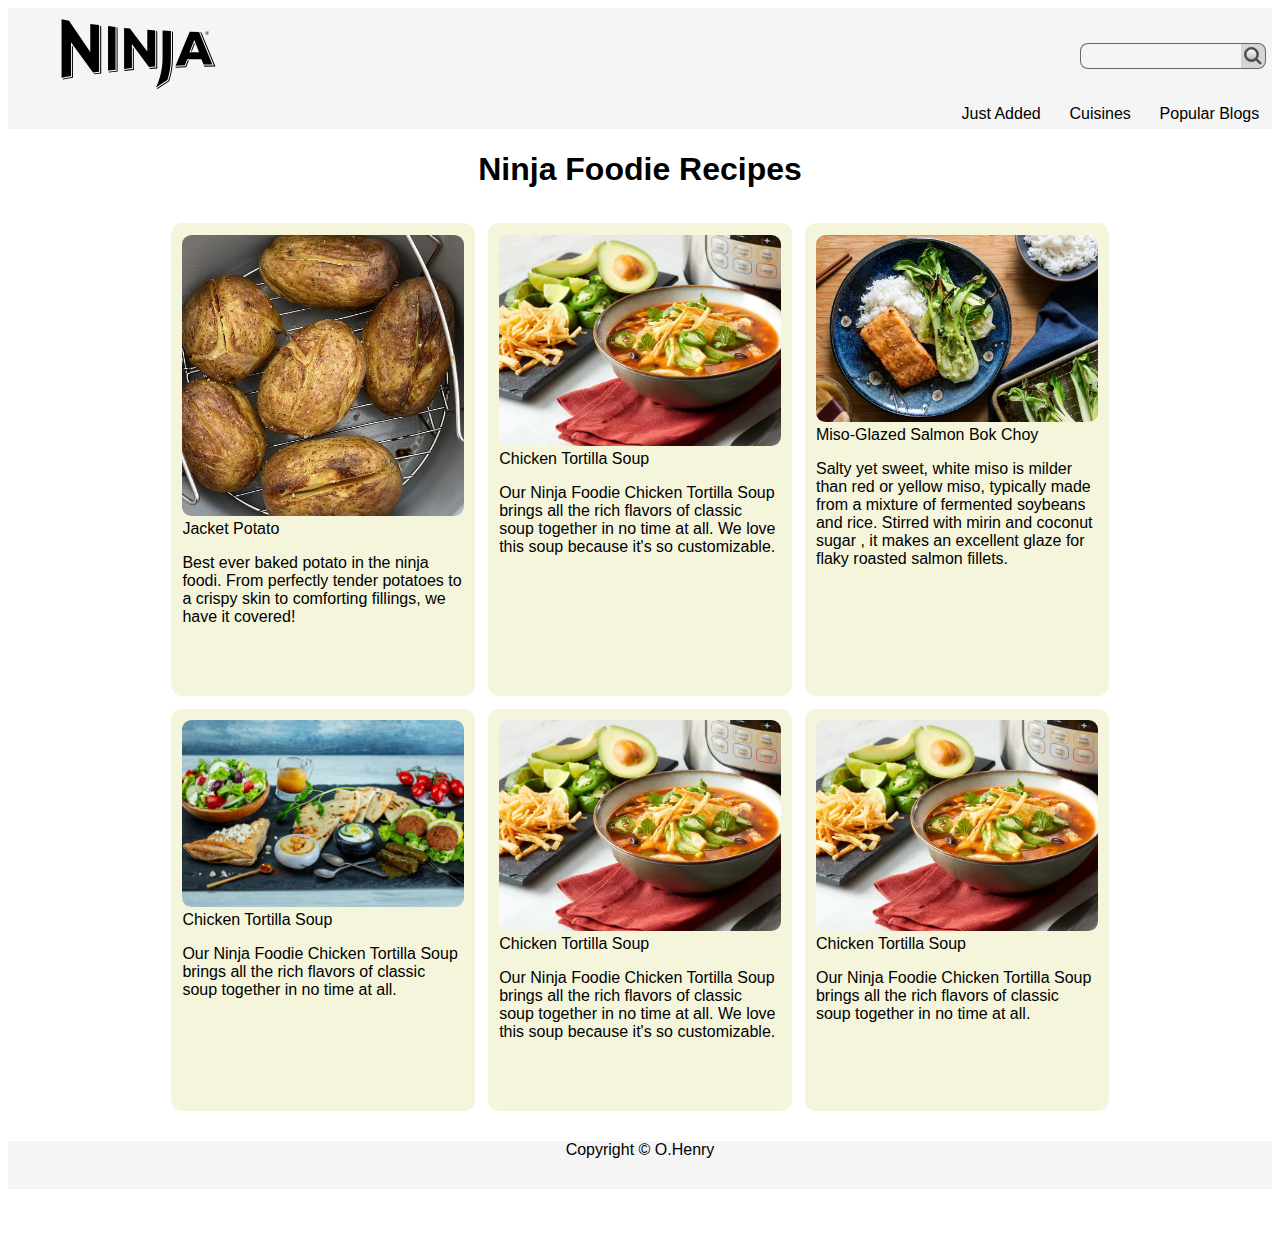
<file: index.html>
<!DOCTYPE html>
<html lang="en">
  <head>
    <meta charset="UTF-8">
    <meta http-equiv="X-UA-Compatible" content="IE=edge">
    <meta name="viewport" content="width=device-width, initial-scale=1.0">
    <title>Ninja Foodie Recipes</title>
    <link rel="icon" type="image/x-icon" href="images/favicon.ico">
    <link rel="stylesheet" href="styles.css">
  </head>
  <body>

    <nav>
      <div class="top-nav">
        <div class="logo"><a href="index.html"><img src="./images/Ninja-logo.svg" alt="ninja logo"></a></div>
       <div class="search-container">
        <a href="#"><img class="search" src="images/search.svg" alt="Search icon"></a>
        <div class="search-box"></div>
      </div>
       
        </div>
      </div>
      <div class="bottom-nav">
        <div class="nav-link"><a href="test1.html">Just Added</a></div>
        <div class="nav-link"><a href="cuisines_info.html">Cuisines</a></div>
        <div class="nav-link"><a href="blogs.html">Popular Blogs</a></div>
      </div>
    </nav>

    <main>
      <h1>Ninja Foodie Recipes</h1>

      <div class="container">

        <div class="card">
          <div>
            <a href="./recipes/jacket_potato.html"><img
              src="./images/jacket_potato.jpeg" alt="jacket potoato"></a>
          <a href="./recipes/jacket_potato.html">Jacket Potato</a>
          </div>
          <p>Best ever baked potato in the ninja foodi. From perfectly tender
            potatoes to a crispy skin to comforting fillings, we have it
            covered!</p>
        </div>

        <div class="card">
          <div><a href="./recipes/chicken_tortilla_soup.html"><img
              src="./images/chicken_tortila_soup.jpeg"
              alt="chicken tortilla
              soup"></a>
          <a href="./recipes/chicken_tortilla_soup.html">Chicken
            Tortilla
            Soup</a>
          </div>
          <p>Our Ninja Foodie Chicken Tortilla Soup brings all the rich flavors
            of classic soup together in no time at all. We love this soup
            because it's so customizable.</p>
        </div>

        <div class="card">
          <div> <a href="./recipes/miso_glazed_salmon_bok_choy.html"><img
              src="./images/miso_salmon.jpeg" alt="miso glazed salmon bok
              choy"></a>
          <a href="./recipes/miso_glazed_salmon_bok_choy.html">Miso-Glazed
            Salmon Bok Choy</a>
          </div>
         
          <p>Salty yet sweet, white miso is milder than red or yellow miso,
            typically made from a mixture of fermented soybeans and rice.
            Stirred with mirin and coconut sugar , it makes an excellent glaze
            for flaky roasted salmon fillets.</p>
        </div>

        <div class="card">
          <div>
             <a href="./recipes/chicken_tortilla_soup.html"><img
              src="./images/mediterranean.jpg"
              alt="chicken tortilla
              soup"></a>
          <a href="./recipes/chicken_tortilla_soup.html">Chicken
            Tortilla
            Soup</a> 
          </div>
        
          <p>Our Ninja Foodie Chicken Tortilla Soup brings all the rich flavors
            of classic soup together in no time at all. </p>
        </div>

        <div class="card">
          <div>
             <a href="./recipes/chicken_tortilla_soup.html"><img
              src="./images/chicken_tortila_soup.jpeg"
              alt="chicken tortilla
              soup"></a>
          <a href="./recipes/chicken_tortilla_soup.html">Chicken
            Tortilla
            Soup</a>
          </div>
         
          <p>Our Ninja Foodie Chicken Tortilla Soup brings all the rich flavors
            of classic soup together in no time at all. We love this soup
            because it's so customizable. </p>
        </div>
        <div class="card">
          <div>
                 <a href="./recipes/chicken_tortilla_soup.html"><img
              src="./images/chicken_tortila_soup.jpeg"
              alt="chicken tortilla
              soup"></a>
          <a href="./recipes/chicken_tortilla_soup.html">Chicken
            Tortilla
            Soup</a>
          </div>
     
          <p>Our Ninja Foodie Chicken Tortilla Soup brings all the rich flavors
            of classic soup together in no time at all. </p>
        </div>

      </div>

    </main>

    <footer>
     
      <div class="footer">
        <p>Copyright © O.Henry</p>

      </div>
    </footer>
  </body>

</html>
</file>
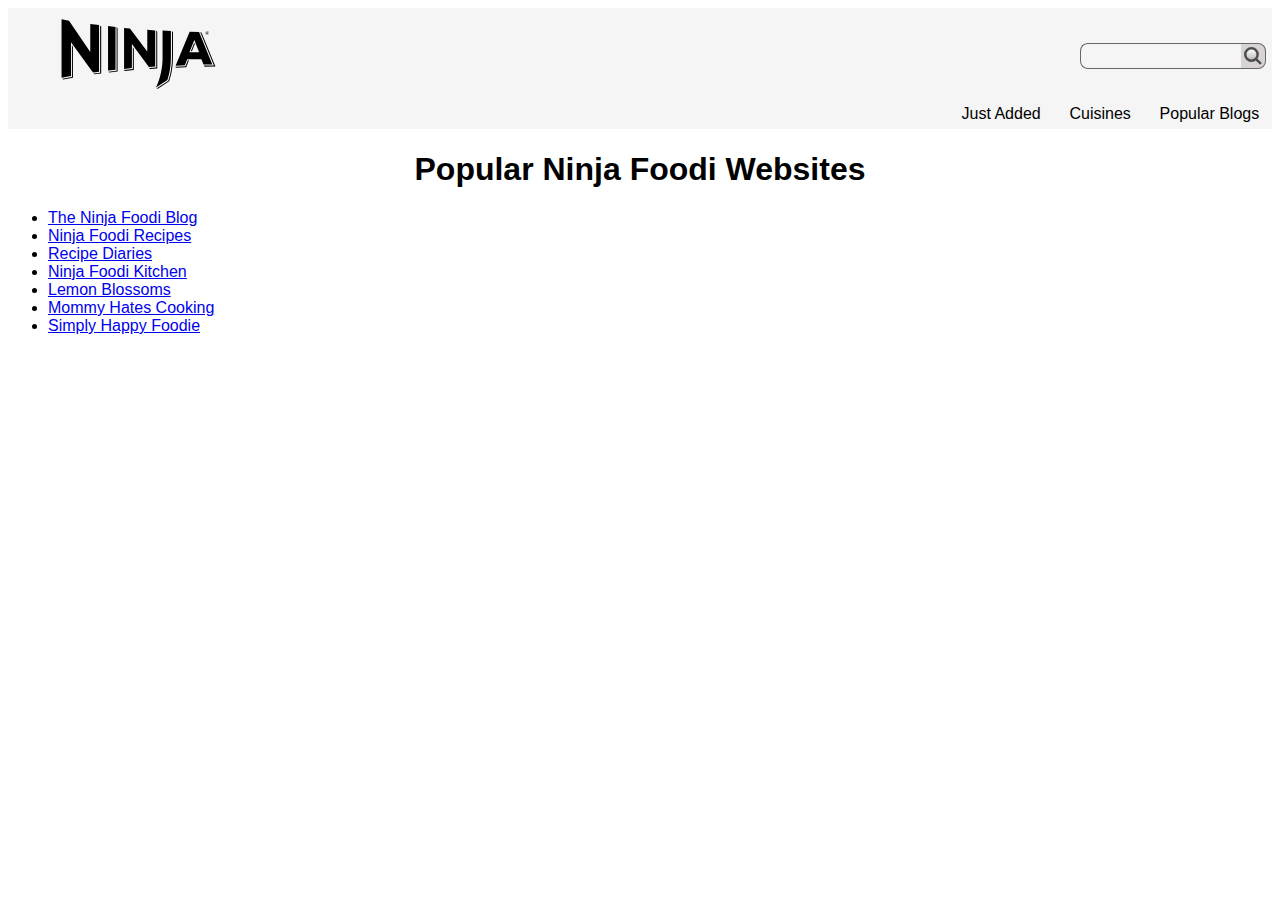
<file: blogs.html>
<!DOCTYPE html>
<html>

    <head>
        <meta charset="UTF-8">
        <meta http-equiv="X-UA-Compatible" content="IE=edge">
        <meta name="viewport" content="width=device-width, initial-scale=1.0">
        <title>Popular Ninja Foodi Websites</title>
        <link rel="icon" type="image/x-icon" href="../images/favicon.ico">
        <link rel="stylesheet" href="styles.css">
    </head>

    <body>
        <body>
           
                 <nav>
      <div class="top-nav">
        <div class="logo"><a href="index.html"><img src="./images/Ninja-logo.svg" alt="ninja logo"></a></div>
       <div class="search-container">
        <a href="#"><img class="search" src="images/search.svg" alt="Search icon"></a>
        <div class="search-box"></div>
      </div>
       
        </div>
      </div>
      <div class="bottom-nav">
        <div class="nav-link"><a href="#">Just Added</a></div>
        <div class="nav-link"><a href="cuisines_info.html">Cuisines</a></div>
        <div class="nav-link"><a href="blogs.html">Popular Blogs</a></div>
      </div>
    </nav>

            <h1>Popular Ninja Foodi Websites</h1>
            <ul class="list">
                <li><a href="https://www.theninjafoodiblog.com/">The Ninja Foodi
                        Blog</a></li>
                <li><a href="https://www.ninjafoodirecipes.com/">Ninja Foodi
                        Recipes</a></li>
                <li><a href="https://www.recipediaries.com/">Recipe Diaries</a></li>
                <li><a href="https://www.ninjafoodikitchen.com/">Ninja Foodi
                        Kitchen</a></li>
                <li><a href="https://www.lemonblossoms.com/">Lemon Blossoms</a></li>
                <li><a href="https://www.mommyhatescooking.com/">Mommy Hates
                        Cooking</a></li>
                <li><a href="https://www.simplyhappyfoodie.com/">Simply Happy
                        Foodie</a></li>
            </ul>
        </body>

    </html>
</file>
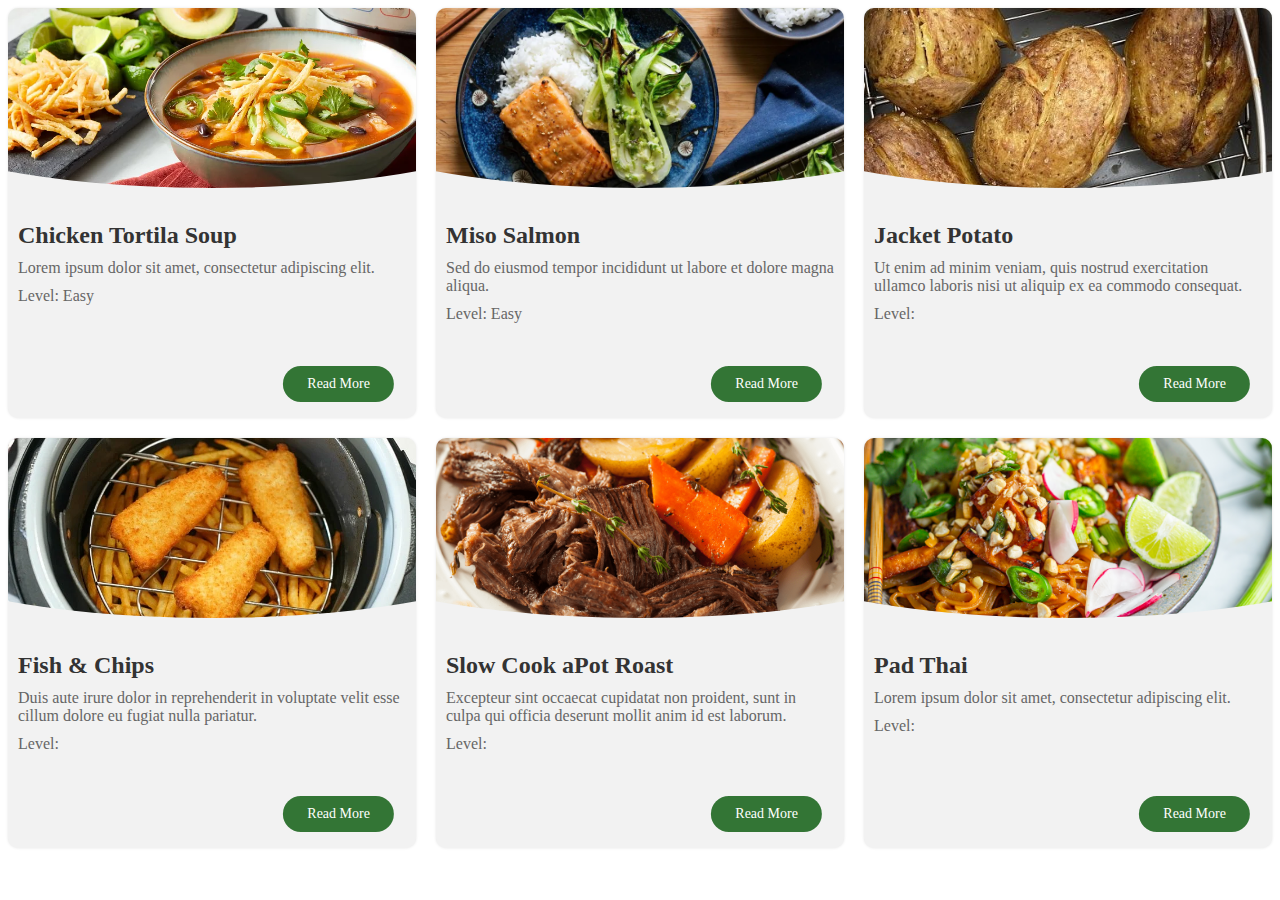
<file: test1.html>
<!DOCTYPE html>
<html lang="en">
    <head>
        <meta charset="UTF-8">
        <meta http-equiv="X-UA-Compatible" content="IE=edge">
        <meta name="viewport" content="width=device-width, initial-scale=1.0">
        <link rel="stylesheet" href="style.css">
        <link rel="stylesheet" href="script.js">
        <title>Document</title>
    </head>

    <body>

        <main>
            <div class="grid-container">
                <div class="grid-item">
                    <div class="image-container">
                        <img src="./images/chicken_tortila_soup.jpeg" alt="Image
                            1">
                    </div>
                    <div class="text-container">
                        <h3>Chicken Tortila Soup</h3>
                        <p>Lorem ipsum dolor sit amet, consectetur adipiscing
                            elit.</p>
                        <div class="level-container">
                            <p class="level">Level: Easy</p>
                        </div>
                    </div>
                    <a href="#" class="button">Read More</a>
                </div>
                <div class="grid-item">
                    <div class="image-container">
                        <img src="./images/miso_salmon.jpeg" alt="Image 2">
                    </div>
                    <div class="text-container">
                        <h3>Miso Salmon</h3>
                        <p>Sed do eiusmod tempor incididunt ut labore et dolore
                            magna aliqua.</p>
                        <div class="level-container">
                            <p class="level">Level: Easy</p>
                        </div>
                    </div>
                    <a href="#" class="button">Read More</a>
                </div>
                <div class="grid-item">
                    <div class="image-container">
                        <img src="./images/jacket_potato.jpeg" alt="Image 3">
                    </div>
                    <div class="text-container">
                        <h3>Jacket Potato</h3>
                        <p>Ut enim ad minim veniam, quis nostrud exercitation
                            ullamco laboris nisi ut aliquip ex ea commodo
                            consequat.</p>
                        <p class="level">Level: <span></span></p>
                    </div>
                    <a href="#" class="button">Read More</a>
                </div>
                <div class="grid-item">
                    <div class="image-container">
                        <img src="./images/fish-and-chips.webp" alt="Image 4">
                    </div>
                    <div class="text-container">
                        <h3>Fish & Chips</h3>
                        <p>Duis aute irure dolor in reprehenderit in voluptate
                            velit esse cillum dolore eu fugiat nulla pariatur.</p>
                        <p class="level">Level: <span></span></p>
                    </div>
                    <a href="#" class="button">Read More</a>
                </div>
                <div class="grid-item">
                    <div class="image-container">
                        <img src="./images/Slow-Cooker-Pot-Roast.png" alt="Image
                            5">
                    </div>
                    <div class="text-container">
                        <h3>Slow Cook aPot Roast</h3>
                        <p>Excepteur sint occaecat cupidatat non proident, sunt
                            in culpa qui officia deserunt mollit anim id est
                            laborum.</p>
                        <p class="level">Level: <span></span></p>
                    </div>
                    <a href="#" class="button">Read More</a>
                </div>
                <div class="grid-item">
                    <div class="image-container">
                        <img src="./images/pad-thai-2.jpeg" alt="pad-thai">
                    </div>
                    <div class="text-container">
                        <h3>Pad Thai</h3>
                        <p>Lorem ipsum dolor sit amet, consectetur adipiscing
                            elit.</p>
                        <p class="level">Level: <span></span></p>
                    </div>
                    <a href="#" class="button">Read More</a>
                </div>
            </div>
</file>
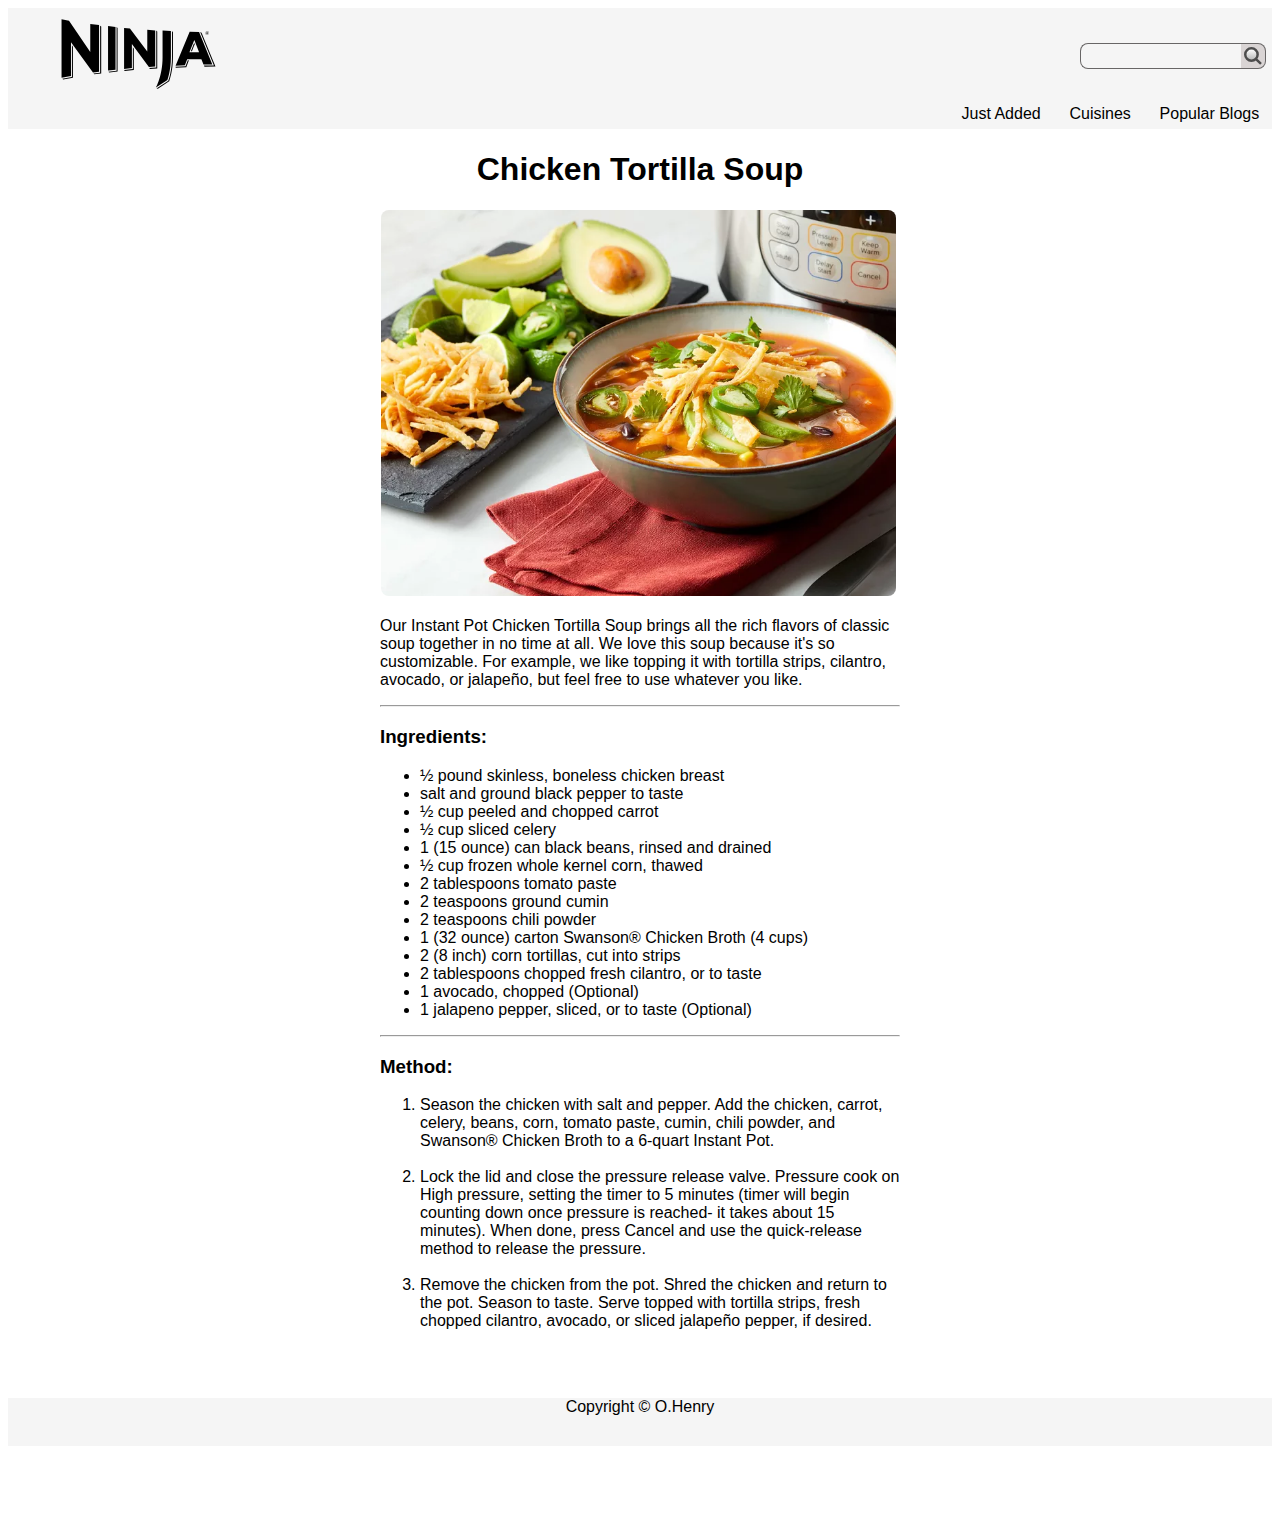
<file: recipes/chicken_tortilla_soup.html>
<!DOCTYPE html>
<html lang="en">
    <head>
        <meta charset="UTF-8">
        <meta http-equiv="X-UA-Compatible" content="IE=edge">
        <meta name="viewport" content="width=device-width, initial-scale=1.0">
        <title>Document</title>
        <link rel="stylesheet" href="../styles.css">
    </head>
    <body>
       
        <nav>
      <div class="top-nav">
        <div class="logo"><a href="../index.html"><img src="../images/Ninja-logo.svg" alt="ninja logo"></a></div>
       <div class="search-container">
        <a href="#"><img class="search" src="../images/search.svg" alt="Search icon"></a>
        <div class="search-box"></div>
      </div>
       
        </div>
      </div>
      <div class="bottom-nav">
        <div class="nav-link"><a href="#">Just Added</a></div>
        <div class="nav-link"><a href="../cuisines_info.html">Cuisines</a></div>
        <div class="nav-link"><a href="../blogs.html">Popular Blogs</a></div>
      </div>
    </nav>

        <h1 id="mex1">Chicken Tortilla Soup</h1>
        <div class="main-pic"><img
                src="../images/chicken_tortila_soup.jpeg"
                alt="Chicken Tortilla Soup">


            <p>Our Instant Pot Chicken Tortilla Soup brings all the rich
                flavors of
                classic soup together in no time at all. We love
                this soup because it's so customizable. For example, we like
                topping
                it
                with tortilla strips, cilantro, avocado, or
                jalapeño, but feel free to use whatever you like.</p>
            <hr>
            <h3>Ingredients:</h3>
            <ul>
                <li>½ pound skinless, boneless chicken breast</li>
                <li>salt and ground black pepper to taste</li>
                <li>½ cup peeled and chopped carrot</li>
                <li> ½ cup sliced celery</li>
                <li>1 (15 ounce) can black beans, rinsed and drained</li>
                <li>½ cup frozen whole kernel corn, thawed</li>
                <li>2 tablespoons tomato paste</li>
                <li> 2 teaspoons ground cumin</li>
                <li>2 teaspoons chili powder</li>
                <li>1 (32 ounce) carton Swanson® Chicken Broth (4 cups)</li>
                <li>2 (8 inch) corn tortillas, cut into strips</li>
                <li>2 tablespoons chopped fresh cilantro, or to taste</li>
                <li>1 avocado, chopped (Optional)</li>
                <li>1 jalapeno pepper, sliced, or to taste (Optional)</li>


            </ul>
            <hr>
            <h3>Method:</h3>
            <ol>

                <li>Season the chicken with salt and pepper. Add the chicken,
                    carrot,
                    celery, beans, corn, tomato paste, cumin, chili
                    powder, and Swanson® Chicken Broth to a 6-quart Instant Pot.</li><br>
                <li>Lock the lid and close the pressure release valve. Pressure
                    cook
                    on
                    High pressure, setting the timer to 5 minutes (timer
                    will begin counting down once pressure is reached- it takes
                    about 15
                    minutes). When done, press Cancel and use the
                    quick-release method to release the pressure.</li><br>

                <li>Remove the chicken from the pot. Shred the chicken and
                    return to
                    the
                    pot. Season to taste. Serve topped with tortilla
                    strips, fresh chopped cilantro, avocado, or sliced jalapeño
                    pepper,
                    if desired.</li><br>
            </ol>
        </div>
        <br>
        <footer>
            <div class="footer">
                <p>Copyright © O.Henry</p>
            </div>
        </footer>
        <br>



    </body>
</html>
</file>
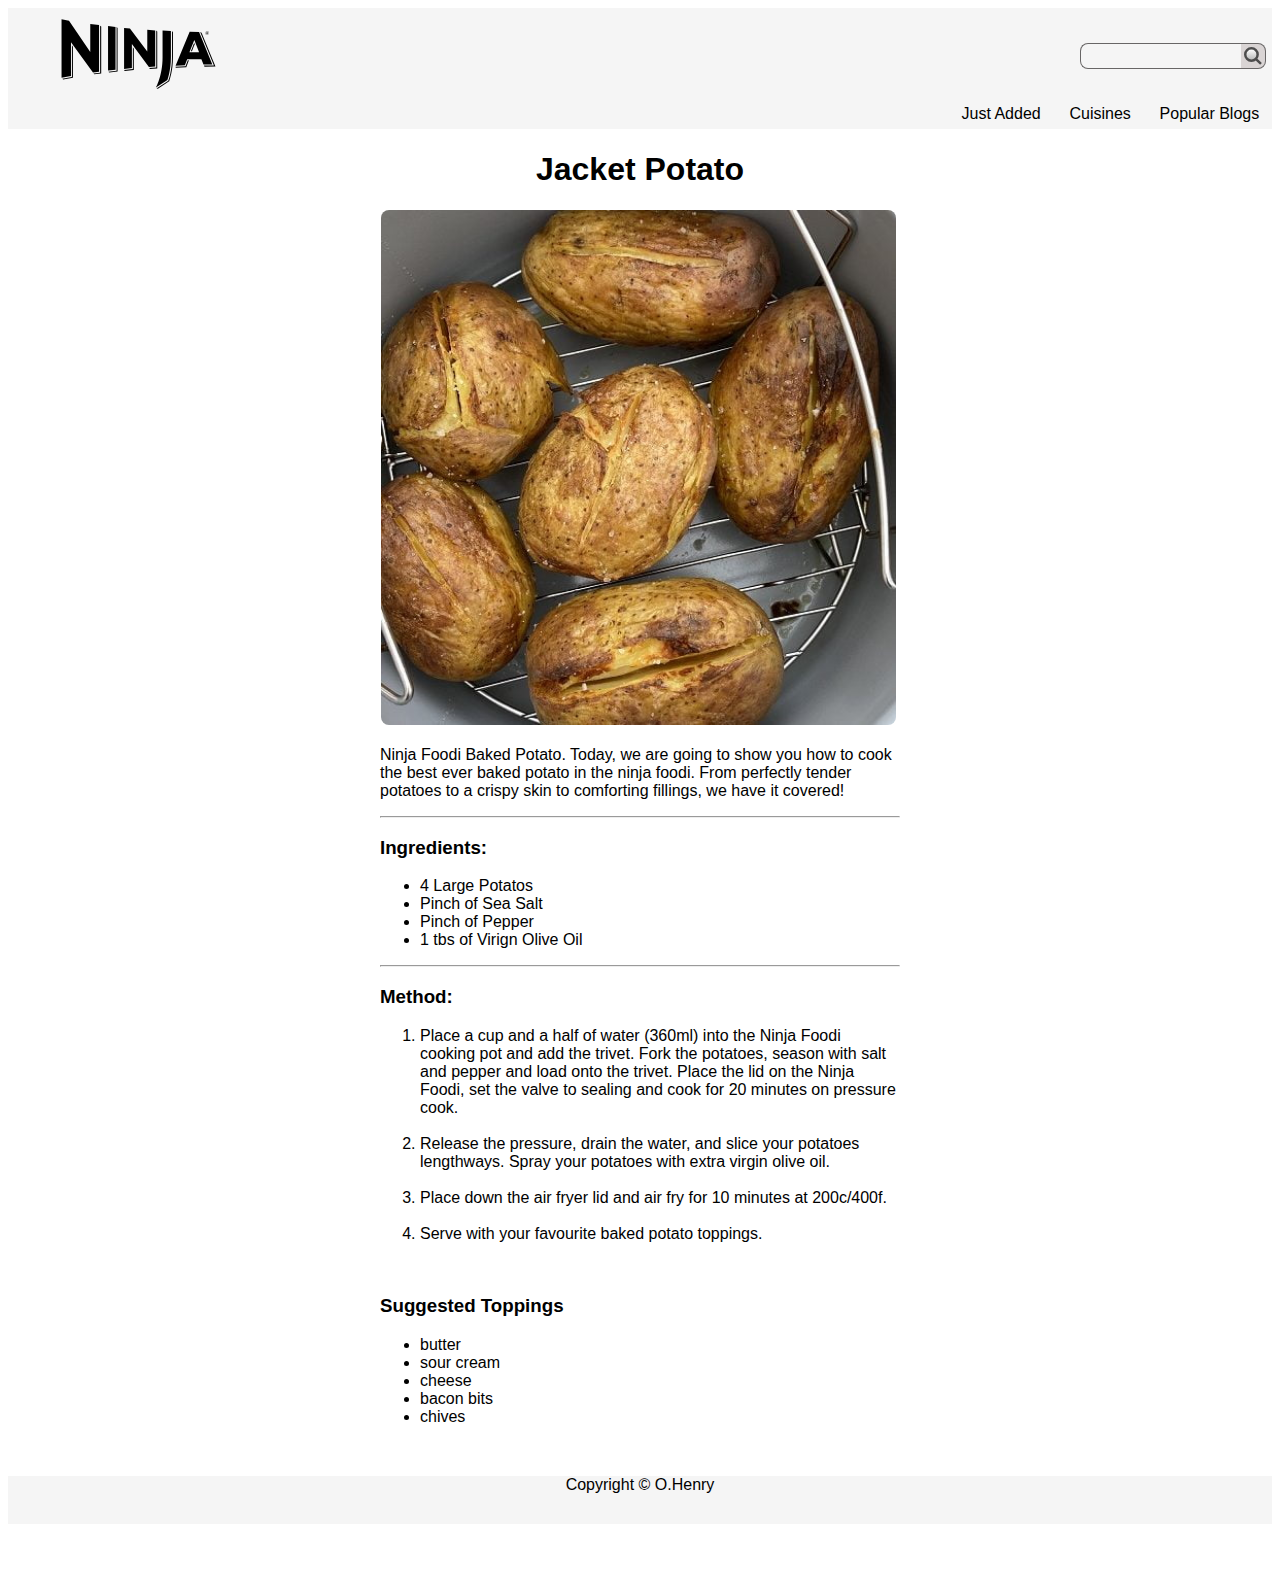
<file: recipes/jacket_potato.html>
<!DOCTYPE html>
<html lang="en">
    <head>
        <meta charset="UTF-8">
        <meta http-equiv="X-UA-Compatible" content="IE=edge">
        <meta name="viewport" content="width=device-width, initial-scale=1.0">
        <title>Document</title>
        <link rel="stylesheet" href="../styles.css">
    </head>
    <body>

<nav>
      <div class="top-nav">
        <div class="logo"><a href="../index.html"><img src="../images/Ninja-logo.svg" alt="ninja logo"></a></div>
       <div class="search-container">
        <a href="#"><img class="search" src="../images/search.svg" alt="Search icon"></a>
        <div class="search-box"></div>
      </div>
       
        </div>
      </div>
      <div class="bottom-nav">
        <div class="nav-link"><a href="#">Just Added</a></div>
        <div class="nav-link"><a href="../cuisines_info.html">Cuisines</a></div>
        <div class="nav-link"><a href="../blogs.html">Popular Blogs</a></div>
      </div>
    </nav>

        <h1>Jacket Potato</h1>
        <div class="main-pic"><img
                src="../images/jacket_potato.jpeg" alt="Baked
                potatos"><br>


            <p>Ninja Foodi Baked Potato. Today, we are going to show you how to
                cook
                the
                best ever baked potato in the ninja foodi.
                From perfectly tender potatoes to a crispy skin to comforting
                fillings,
                we have it covered!</p>
            <hr>
            <h3>Ingredients:</h3>
            <ul>
                <li>4 Large Potatos</li>
                <li>Pinch of Sea Salt</li>
                <li>Pinch of Pepper</li>
                <li>1 tbs of Virign Olive Oil</li>
            </ul>
            <hr>
            <h3>Method:</h3>
            <ol>
                <li>Place a cup and a half of water (360ml) into the Ninja Foodi
                    cooking
                    pot and add the trivet. Fork the potatoes, season
                    with salt and pepper and load onto the trivet. Place the lid
                    on
                    the
                    Ninja Foodi, set the valve to sealing and cook for
                    20 minutes on pressure cook.</li><br>
                <li>Release the pressure, drain the water, and slice your
                    potatoes
                    lengthways. Spray your potatoes with extra virgin olive
                    oil.</li><br>
                <li>Place down the air fryer lid and air fry for 10 minutes at
                    200c/400f.</li><br>
                <li>Serve with your favourite baked potato toppings.</li>
            </ol>
            <br>
            <h3> Suggested Toppings </h3>
            <ul>
                <li>butter</li>
                <li>sour cream</li>
                <li>cheese</li>
                <li>bacon bits</li>
                <li>chives</li>
            </ul>
        </div>
        <br>
        <footer>
            <div class="footer">
                <p>Copyright © O.Henry</p>
            </div>
        </footer>


    </body>
</html>
</file>
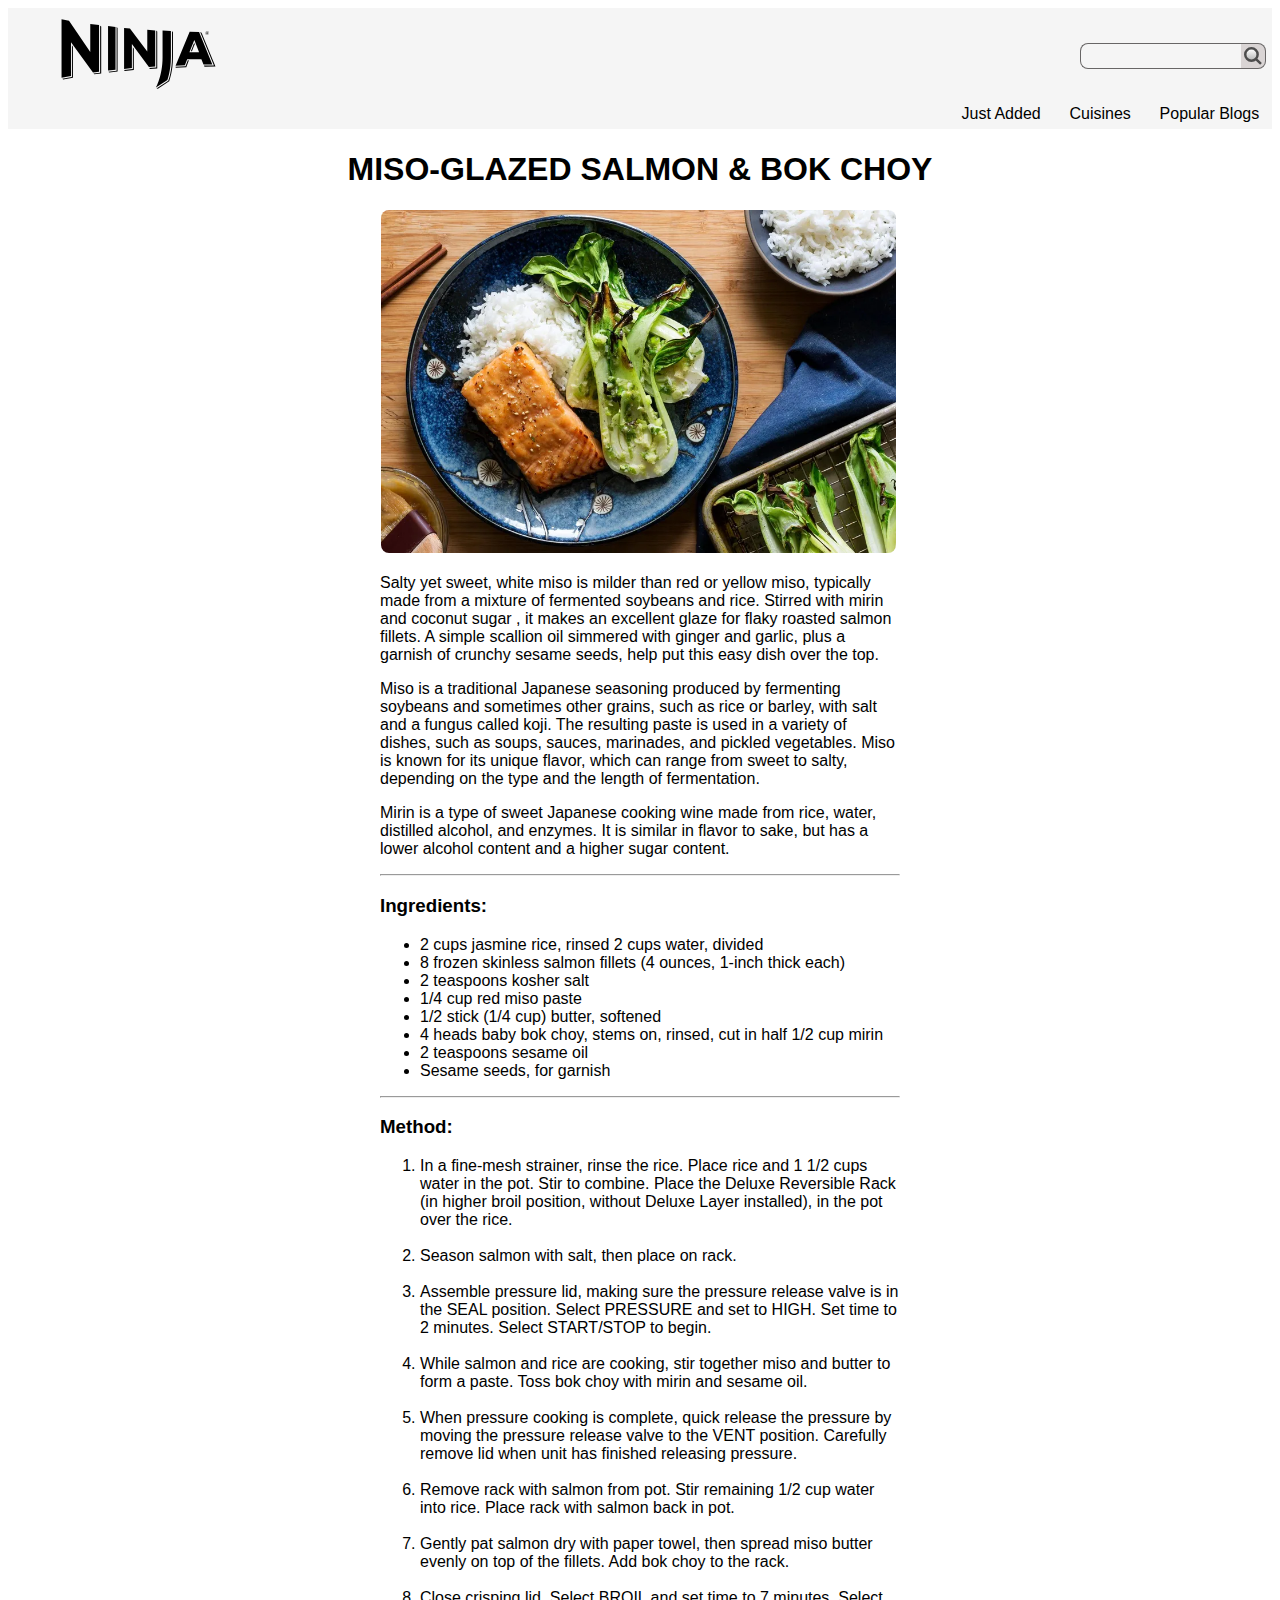
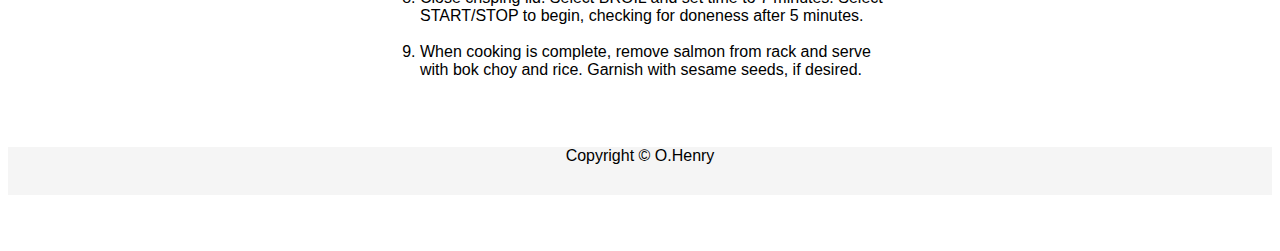
<file: recipes/miso_glazed_salmon_bok_choy.html>
<!DOCTYPE html>
<html lang="en">
<head>
    <meta charset="UTF-8">
    <meta http-equiv="X-UA-Compatible" content="IE=edge">
    <meta name="viewport" content="width=device-width, initial-scale=1.0">
    <title>Document</title>
    <link rel="stylesheet" href="../styles.css">
</head>
<body>
   
    <nav>
      <div class="top-nav">
        <div class="logo"><a href="../index.html"><img src="../images/Ninja-logo.svg" alt="ninja logo"></a></div>
       <div class="search-container">
        <a href="#"><img class="search" src="../images/search.svg" alt="Search icon"></a>
        <div class="search-box"></div>
      </div>
       
        </div>
      </div>
      <div class="bottom-nav">
        <div class="nav-link"><a href="#">Just Added</a></div>
        <div class="nav-link"><a href="../cuisines_info.html">Cuisines</a></div>
        <div class="nav-link"><a href="../blogs.html">Popular Blogs</a></div>
      </div>
    </nav>

    <h1>MISO-GLAZED SALMON & BOK CHOY</h1>
    <div class="main-pic">
        <img src="../images/miso_salmon.jpeg" alt="MISO-GLAZED SALMON & BOK CHOY">
        <br>
    
      

    <p id="miso_salmon">Salty yet sweet, white miso is milder than red or yellow miso, typically made from a mixture of fermented soybeans and
    rice. Stirred with mirin and coconut sugar , it makes an excellent glaze for flaky roasted salmon fillets. A simple
    scallion oil simmered with ginger and garlic, plus a garnish of crunchy sesame seeds, help put this easy dish over the
    top.</p>
    <p>Miso is a traditional Japanese seasoning produced by fermenting soybeans and sometimes other grains, such as rice or barley,
     with salt and a fungus called koji. The resulting paste is used in a variety of dishes, such as soups, sauces, marinades, 
     and pickled vegetables. Miso is known for its unique flavor, which can range from sweet to salty, depending on the type and 
     the length of fermentation.</p>
     <p>
        Mirin is a type of sweet Japanese cooking wine made from rice, water, distilled alcohol, and enzymes. It is similar in flavor to sake, but has a lower alcohol content and a higher sugar content.
     </p>

<hr>
<h3>Ingredients:</h3>
<ul>
    <li>2 cups jasmine rice, rinsed 2 cups water, divided</li>
    <li>8 frozen skinless salmon fillets (4 ounces, 1-inch thick each)</li>
    <li>2 teaspoons kosher salt</li>
    <li>1/4 cup red miso paste</li>
    <li>1/2 stick (1/4 cup) butter, softened</li>
    <li>4 heads baby bok choy, stems on, rinsed, cut in half 1/2 cup mirin</li>
    <li>2 teaspoons sesame oil</li>
    <li>Sesame seeds, for garnish</li>


</ul>
<hr>
<h3>Method:</h3>
<ol>
    <li>In a fine-mesh strainer, rinse the rice. Place rice and 1 1/2 cups water in the pot. Stir to combine. Place the Deluxe Reversible Rack (in higher broil position,
    without Deluxe Layer installed), in the pot over the rice.</li><br>
    <li>Season salmon with salt, then place on rack.</li><br>
    <li>Assemble pressure lid, making sure the pressure release valve is in the SEAL position. Select PRESSURE and set to HIGH.
    Set time to
    2 minutes. Select START/STOP to begin.</li><br>
    <li>While salmon and rice are cooking, stir together miso and butter to form a paste. Toss bok choy with mirin and sesame
    oil.</li><br>
    <li>When pressure cooking is complete, quick release the pressure by moving the pressure release valve to the VENT position.
    Carefully remove lid when unit has finished releasing pressure.
</li><br>
    <li>Remove rack with salmon from pot. Stir remaining 1/2 cup water into rice. Place rack with salmon back in pot.
</li><br>
    <li>Gently pat salmon dry with paper towel, then spread miso butter evenly on top of the fillets. Add bok choy to the rack.</li><br>
    <li>Close crisping lid. Select BROIL and set time to
    7 minutes. Select START/STOP to begin, checking for doneness after 5 minutes.</li><br>
    <li>When cooking is complete, remove salmon from rack and serve with bok choy and rice. Garnish with sesame seeds, if
    desired.</li><br>

</ol>
</div>
<br>
 <footer>
        <div class="footer">
          <p>Copyright © O.Henry</p>
        </div>
      </footer>
    
</div>

</body>

</html>


</body>
</html>
</file>
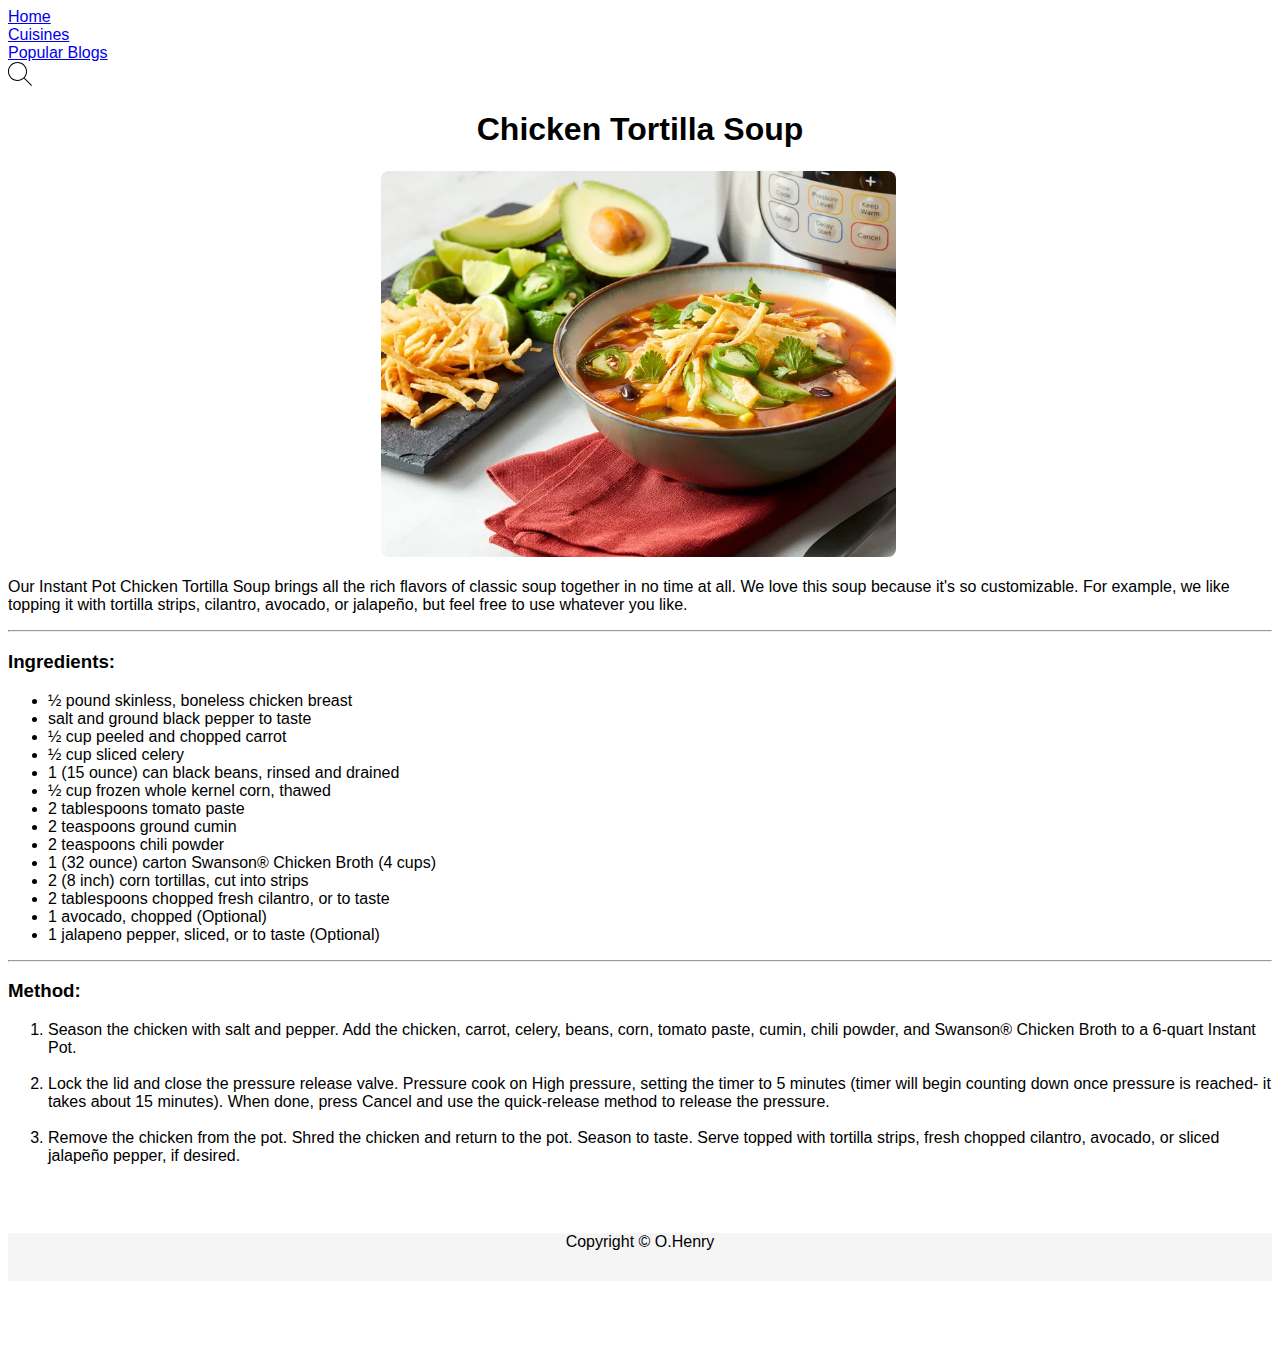
<file: recipes/tortilla_soup.html>
<!DOCTYPE html>
<html lang="en">
    <head>
        <meta charset="UTF-8">
        <meta http-equiv="X-UA-Compatible" content="IE=edge">
        <meta name="viewport" content="width=device-width, initial-scale=1.0">
        <title>Document</title>
        <link rel="stylesheet" href="../styles.css">
    </head>
    <body>
        <div class="top-menu">
            <div class="button-top-menu left-menu"><a href="../index.html">Home</a></div>
            <div class="button-top-menu"><a href="../cuisines_info.html">Cuisines</a></div>
            <div class="button-top-menu"><a href="../blogs.html">Popular Blogs</a></div>
            <div class="button-top-menu"><a href="#"><img
                        src="../images/search-icon.svg"
                        alt="Search icon"></a></div>

        </div>

        <h1 id="mex1">Chicken Tortilla Soup</h1>
        <div class="main-pic"><img
                src="../images/Instant-Pot-Chicken-Tortilla-Soup-4x3-1-16de2971b42e4a1782f758456c25040f.webp"
                alt="Chicken Tortilla Soup">
        </div>

        <p>Our Instant Pot Chicken Tortilla Soup brings all the rich
            flavors of
            classic soup together in no time at all. We love
            this soup because it's so customizable. For example, we like topping
            it
            with tortilla strips, cilantro, avocado, or
            jalapeño, but feel free to use whatever you like.</p>
        <hr>
        <h3>Ingredients:</h3>
        <ul>
            <li>½ pound skinless, boneless chicken breast</li>
            <li>salt and ground black pepper to taste</li>
            <li>½ cup peeled and chopped carrot</li>
            <li> ½ cup sliced celery</li>
            <li>1 (15 ounce) can black beans, rinsed and drained</li>
            <li>½ cup frozen whole kernel corn, thawed</li>
            <li>2 tablespoons tomato paste</li>
            <li> 2 teaspoons ground cumin</li>
            <li>2 teaspoons chili powder</li>
            <li>1 (32 ounce) carton Swanson® Chicken Broth (4 cups)</li>
            <li>2 (8 inch) corn tortillas, cut into strips</li>
            <li>2 tablespoons chopped fresh cilantro, or to taste</li>
            <li>1 avocado, chopped (Optional)</li>
            <li>1 jalapeno pepper, sliced, or to taste (Optional)</li>


        </ul>
        <hr>
        <h3>Method:</h3>
        <ol>

            <li>Season the chicken with salt and pepper. Add the chicken,
                carrot,
                celery, beans, corn, tomato paste, cumin, chili
                powder, and Swanson® Chicken Broth to a 6-quart Instant Pot.</li><br>
            <li>Lock the lid and close the pressure release valve. Pressure cook
                on
                High pressure, setting the timer to 5 minutes (timer
                will begin counting down once pressure is reached- it takes
                about 15
                minutes). When done, press Cancel and use the
                quick-release method to release the pressure.</li><br>

            <li>Remove the chicken from the pot. Shred the chicken and return to
                the
                pot. Season to taste. Serve topped with tortilla
                strips, fresh chopped cilantro, avocado, or sliced jalapeño
                pepper,
                if desired.</li><br>
        </ol>
        <br>
        <footer>
            <div class="footer">
                <p>Copyright © O.Henry</p>
            </div>
        </footer>
        <br>



    </body>
</html>
</file>
<file: styles.css>
body {
    background-color: white;
    padding-bottom: 3rem;

}

* {
    font-family: 'Franklin Gothic Medium', 'Arial Narrow', Arial, sans-serif;
    justify-content: center;

}

.main-pic {
    max-width: 520px;
    margin: auto;
    height: auto;
}

.main-pic img {
    width: 99%;
    padding: 1px;
    border-radius: 9px;

}

nav {
    background-color: whitesmoke;
    /* display: grid; */
    padding: 0.4rem;
    padding-bottom: 0px;
    /* border: 1px solid black; */
}

.top-nav {
    /* border: 1px solid red; */
    display: flex;
    align-items: center;
    justify-content: space-around;

}

nav .logo {
    /* border: 1px solid violet; */
    flex-grow: 1;


}

nav .search {
    padding: 2.9px;
    width: 18px;
    border: 1px solid rgb(104, 102, 102);
    border-left: 0;
    border-bottom-right-radius: 0.5rem;
    border-top-right-radius: 0.5rem;
    background-color: rgb(217, 212, 212);
    /* border: 1px solid red; */
    float: right;
}

nav .search-box {
    width: 10rem;
    height: 24px;
    border: 1px solid rgb(104, 102, 102);
    border-right: 0;
    border-bottom-left-radius: 0.5rem;
    border-top-left-radius: 0.5rem;
    float: right;
}

.bottom-nav {
    /* border: 2px solid blue; */
    display: flex;
    gap: 1rem;
    justify-content: flex-end;
    flex-direction: row;
}

.nav-link {
    /* border: 1px solid green; */
    padding: 0.4rem;
    border-top-left-radius: 0.5rem;
    border-top-right-radius: 0.5rem;
}

.logo img {
    height: 5rem;
}

nav .search:hover {
    transform: scale(1.2);
}

nav a {
    color: black;
    text-decoration: none;
}

.bottom-nav :hover {
    color: white;
    background-color: black;
}

h1 {
    text-align: center;
}

.container {
    max-width: 60rem;
    height: 100vh;
    margin: 0 auto;
    padding: 0.5em;
    display: grid;
    grid-template-columns: repeat(3, 33%);

}

.card {
    background-color: beige;
    border-radius: 0.7rem;
    margin: 0.4em;
    padding: 0.7em;
    /* border: 1px solid green; */
}

.container img {
    width: 100%;
    height: auto;
    border-radius: 0.6rem;
    /* border: 1px solid black; */
}

.container a {
    text-decoration: none;
    color: black;

}

.footer p {
    display: grid;
    align-items: center;


}

.footer {
    bottom: 0;
    width: auto;
    height: 3rem;
    background-color: whitesmoke;
}

@media screen and (max-width: 20rem) {
    .bottom-nav {
        flex-direction: column;
        row-gap: 0.1rem;
    }

    .top-nav {
        flex-direction: column;
        padding-bottom: 6px;
    }

    .container {
        grid-template-columns: 1fr;
        grid-auto-rows: minmax(auto, auto);
    }


}
</file>
<file: style.css>
.grid-container {
    display: grid;
    grid-template-columns: repeat(3, 1fr);
    gap: 20px;
}

.grid-item {
    position: relative;
    overflow: hidden;
    background-color: #f2f2f2;
    border-radius: 10px;
    box-shadow: 0px 0px 3px rgba(0, 0, 0, 0.1);
}

.grid-item img {
    max-width: 500px;
    width: 100%;
    height: 100%;
    min-height: 200px;
    max-height: 200px;
    object-fit: cover;
    clip-path: ellipse(90% 50% at 50% 40%);
}

.grid-item h3 {
    margin: 10px;
    font-size: 1.5rem;
    font-weight: bold;
    color: #333;
}

.grid-item p {
    margin: 10px;
    font-size: 1rem;
    color: #666;
}

.text-container {
    min-height: 9rem;
}

.button {
    display: inline-block;
    padding: 10px 24px;
    border: none;
    border-radius: 20px;
    background-color: #337535;
    color: white;
    font-size: 14px;
    font-weight: 200;
    text-decoration: none;
    transition: all 0.3s ease;
}

.button:hover {
    background-color: #F3A712;
    color: white;
    transform: scale(1.1);

}


.grid-item .button {
    float: right;
    transform: translateX(-20%);
    margin-bottom: 1rem;
}

@media only screen and (max-width: 46rem) {
    .grid-container {
        grid-template-columns: repeat(2, 1fr);
        grid-template-rows: auto;

    }

    .text-container {
        min-height: 9rem;
    }
}

.image-container:hover {
    transform: scale(1.4);
}

@media only screen and (max-width: 26rem) {
    .grid-container {
        grid-template-columns: 1fr;
        grid-template-rows: auto;
    }

    .text-container {
        min-height: 8rem;
    }
}
</file>
